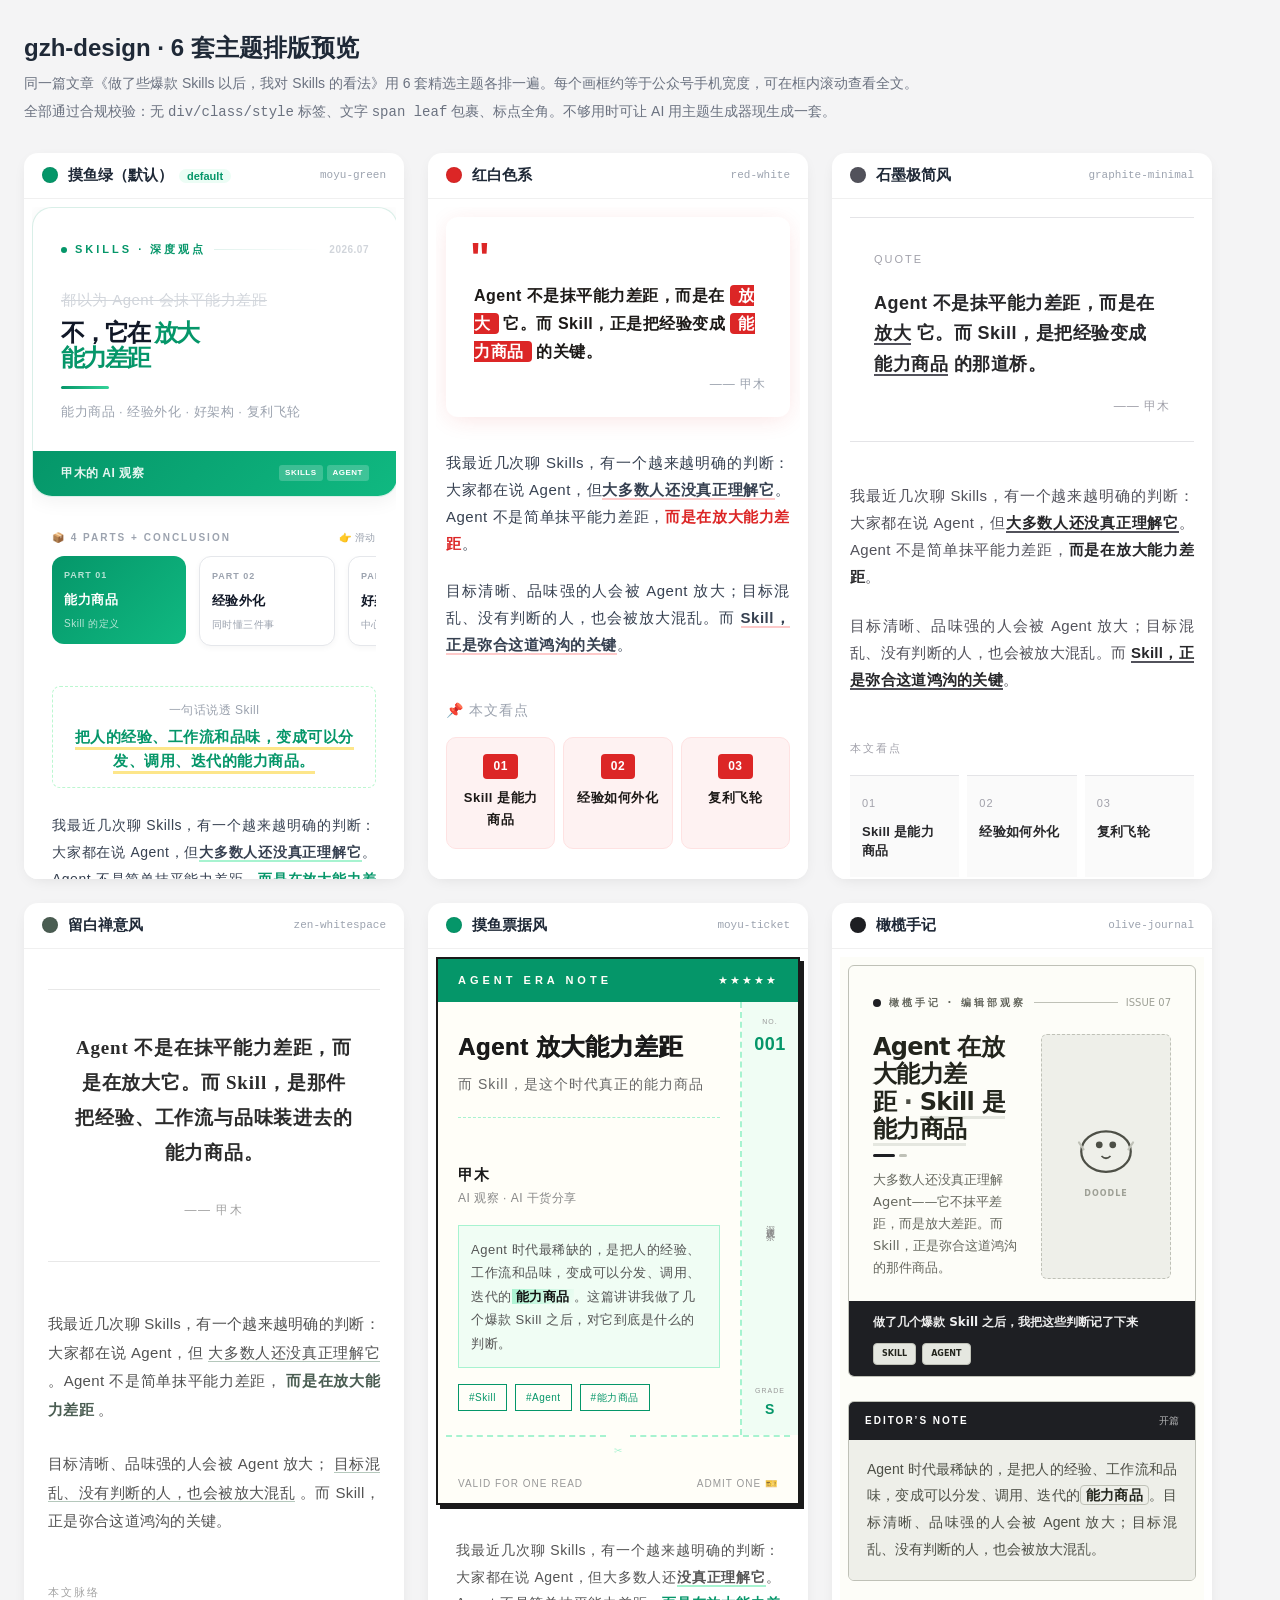
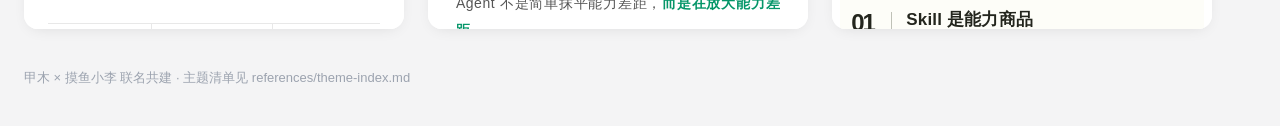
<file: plugins/taosheng-environment/skills/gzh-design/docs/gallery/index.html>
<!DOCTYPE html>
<html lang="zh-CN">
<head>
<meta charset="UTF-8">
<meta name="viewport" content="width=device-width, initial-scale=1">
<title>gzh-design · 6 套主题排版预览</title>
<style>
  body{margin:0;background:#f4f4f5;font-family:-apple-system,BlinkMacSystemFont,'PingFang SC','Microsoft YaHei',sans-serif;color:#1f2937}
  header{padding:32px 24px 8px;max-width:1480px;margin:0 auto}
  h1{font-size:24px;margin:0 0 8px}
  .sub{color:#6b7280;font-size:14px;line-height:1.7;margin:0 0 4px}
  .grid{display:flex;flex-wrap:wrap;gap:24px;padding:16px 24px 32px;max-width:1480px;margin:0 auto}
  .card{background:#fff;border-radius:14px;box-shadow:0 4px 16px -6px rgba(0,0,0,.12);overflow:hidden;width:380px;display:flex;flex-direction:column}
  .bar{display:flex;align-items:center;gap:10px;padding:13px 18px;border-bottom:1px solid #f0f0f0}
  .dot{width:14px;height:14px;border-radius:50%;flex-shrink:0;border:1px solid rgba(0,0,0,.06)}
  .tname{font-weight:700;font-size:15px}
  .tmeta{margin-left:auto;font-size:11px;color:#9ca3af;font-family:monospace}
  .tag{display:inline-block;font-size:11px;padding:1px 8px;border-radius:10px;background:#ecfdf5;color:#059669;margin-left:6px}
  iframe{width:100%;height:680px;border:0;background:#fff}
  footer{max-width:1480px;margin:0 auto;padding:8px 24px 40px;color:#9ca3af;font-size:13px}
</style>
</head>
<body>
<header>
  <h1>gzh-design · 6 套主题排版预览</h1>
  <p class="sub">同一篇文章《做了些爆款 Skills 以后，我对 Skills 的看法》用 6 套精选主题各排一遍。每个画框约等于公众号手机宽度，可在框内滚动查看全文。</p>
  <p class="sub">全部通过合规校验：无 <code>div/class/style</code> 标签、文字 <code>span leaf</code> 包裹、标点全角。不够用时可让 AI 用主题生成器现生成一套。</p>
</header>
<div class="grid" id="grid"></div>
<footer>甲木 × 摸鱼小李 联名共建 · 主题清单见 references/theme-index.md</footer>
<script>
  const THEMES=[
    ["摸鱼绿（默认）","#059669","moyu-green.html","default"],
    ["红白色系","#DC2626","red-white.html",""],
    ["石墨极简风","#52525B","graphite-minimal.html",""],
    ["留白禅意风","#4A5D52","zen-whitespace.html",""],
    ["摸鱼票据风","#059669","moyu-ticket.html",""],
    ["橄榄手记","#1e1f23","olive-journal.html",""],
  ];
  const grid=document.getElementById('grid');
  THEMES.forEach(function(t){
    var name=t[0],color=t[1],file=t[2],tag=t[3];
    var slug=file.replace('.html','');
    var card=document.createElement('div');
    card.className='card';
    card.innerHTML=
      '<div class="bar">'+
        '<span class="dot" style="background:'+color+'"></span>'+
        '<span class="tname">'+name+(tag?'<span class="tag">'+tag+'</span>':'')+'</span>'+
        '<span class="tmeta">'+slug+'</span>'+
      '</div>'+
      '<iframe src="'+file+'" loading="lazy" title="'+name+'"></iframe>';
    grid.appendChild(card);
  });
</script>
</body>
</html>
</file>
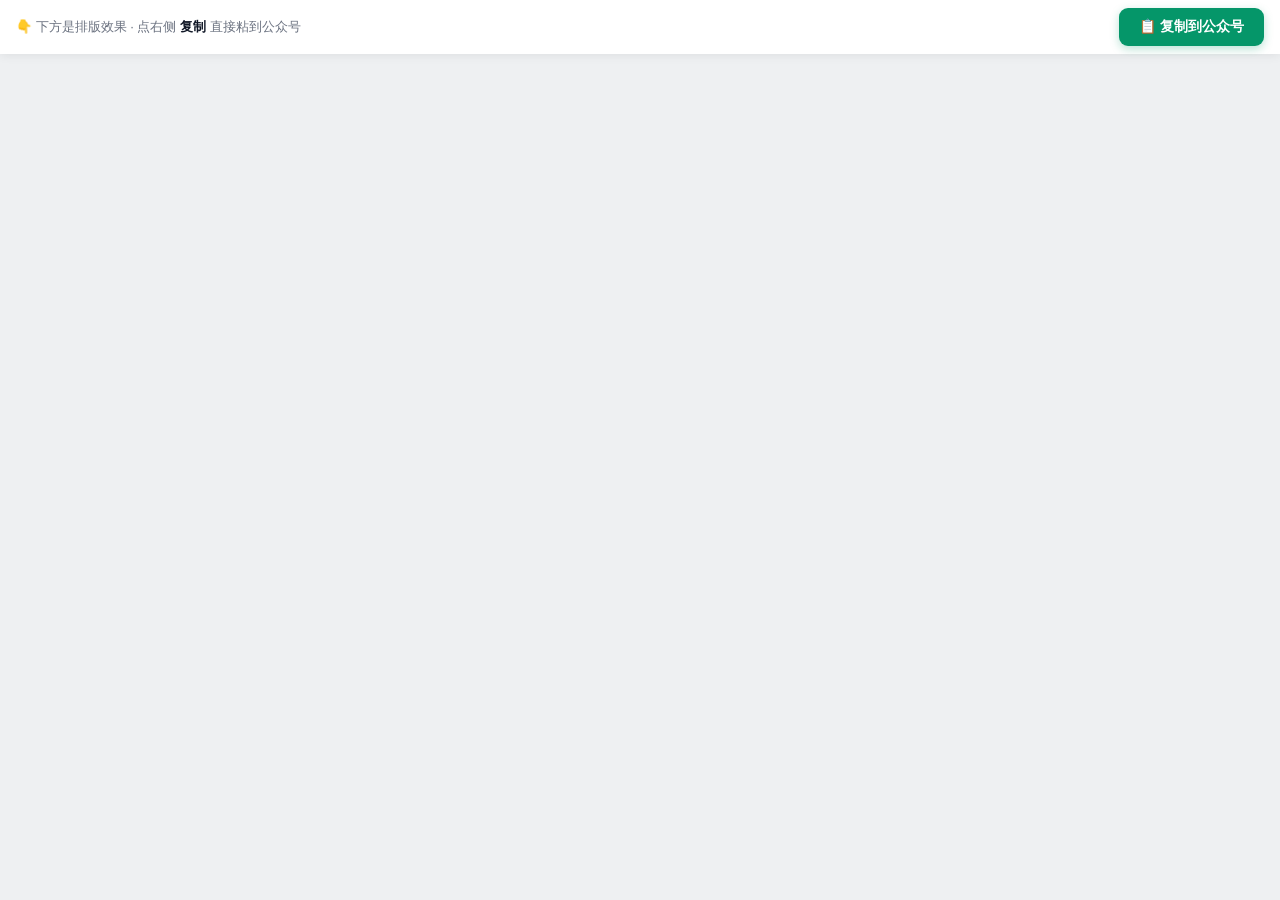
<file: plugins/taosheng-environment/skills/gzh-design/assets/preview-template.html>
<!DOCTYPE html>
<html lang="zh-CN">
<head>
<meta charset="UTF-8">
<meta name="viewport" content="width=device-width, initial-scale=1">
<title>{{TITLE}} · 公众号排版预览</title>
<style>
  body{margin:0;background:#eef0f2;font-family:-apple-system,BlinkMacSystemFont,'PingFang SC','Hiragino Sans GB','Microsoft YaHei',sans-serif;-webkit-text-size-adjust:100%;}
  .gzh-toolbar{position:fixed;top:0;left:0;right:0;height:54px;background:#ffffff;box-shadow:0 1px 10px rgba(0,0,0,.08);display:flex;align-items:center;justify-content:space-between;padding:0 16px;z-index:99;}
  .gzh-hint{font-size:13px;color:#6b7280;line-height:1.4;}
  .gzh-hint b{color:#111827;}
  .gzh-copy{background:#059669;color:#fff;border:0;border-radius:9px;padding:10px 20px;font-size:14px;font-weight:700;cursor:pointer;box-shadow:0 3px 10px rgba(5,150,105,.28);white-space:nowrap;transition:transform .08s,background .15s;}
  .gzh-copy:hover{background:#047857;}
  .gzh-copy:active{transform:translateY(1px);}
  .gzh-toast{position:fixed;top:66px;left:50%;transform:translateX(-50%);background:#111827;color:#fff;padding:11px 20px;border-radius:10px;font-size:14px;font-weight:600;opacity:0;pointer-events:none;transition:opacity .25s;z-index:100;box-shadow:0 6px 20px rgba(0,0,0,.25);max-width:88vw;text-align:center;}
  .gzh-toast.show{opacity:1;}
  .gzh-stage{max-width:700px;margin:78px auto 64px;padding:0 8px;}
  @media(max-width:520px){.gzh-hint{max-width:150px;}}
</style>
</head>
<body>
<div class="gzh-toolbar">
  <span class="gzh-hint">👇 下方是排版效果 · 点右侧 <b>复制</b> 直接粘到公众号</span>
  <button class="gzh-copy" id="gzhCopyBtn" onclick="gzhCopy()">📋 复制到公众号</button>
</div>
<div class="gzh-toast" id="gzhToast"></div>
<div class="gzh-stage">
  <div id="gzh-content">
<!--GZH_CONTENT-->
  </div>
</div>
<script>
  function gzhShowToast(msg){
    var t=document.getElementById('gzhToast');
    t.textContent=msg;t.classList.add('show');
    clearTimeout(t._timer);
    t._timer=setTimeout(function(){t.classList.remove('show');},2800);
  }
  function gzhCopy(){
    var el=document.getElementById('gzh-content');
    var html=el.innerHTML;
    var text=el.innerText;
    var btn=document.getElementById('gzhCopyBtn');
    var ok=false;
    var handler=null;
    var ta=document.createElement('textarea');
    try{
      // Write the original HTML directly to avoid browser range serialization
      // injecting values such as text-align:start into the copied markup.
      handler=function(e){
        if(!e.clipboardData)return;
        e.clipboardData.setData('text/html',html);
        e.clipboardData.setData('text/plain',text);
        e.preventDefault();
      };
      document.addEventListener('copy',handler,{once:true});
      ta.value=text;
      ta.setAttribute('readonly','');
      ta.style.position='fixed';
      ta.style.left='-9999px';
      ta.style.top='0';
      document.body.appendChild(ta);
      ta.focus();
      ta.select();
      ok=document.execCommand('copy');
    }catch(e){
      ok=false;
    }finally{
      if(ta.parentNode)ta.parentNode.removeChild(ta);
      if(handler)document.removeEventListener('copy',handler);
    }
    if(ok){
      gzhShowToast('✅ 已复制！去公众号编辑器按 Ctrl/⌘+V 粘贴即可');
      var old=btn.textContent;btn.textContent='✅ 已复制';
      setTimeout(function(){btn.textContent=old;},2200);
    }else{
      gzhShowToast('⚠ 浏览器阻止复制，请换 Edge/Chrome 后重试');
    }
  }
</script>
</body>
</html>
</file>
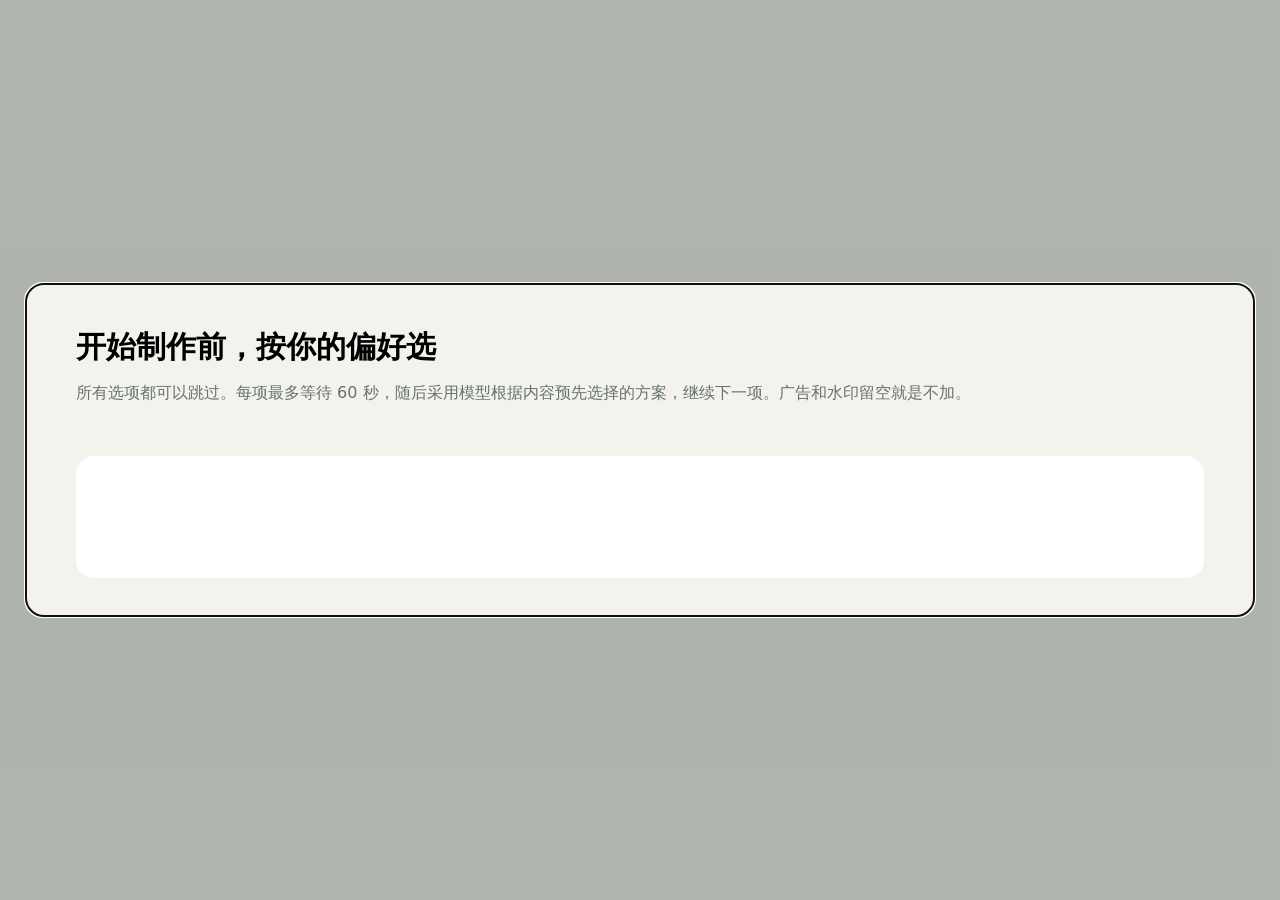
<file: plugins/taosheng-environment/skills/sweety-handdraw-video/assets/production-options.html>
<!doctype html><html lang="zh-CN"><meta charset="utf-8"><meta name="viewport" content="width=device-width,initial-scale=1"><title>手绘口播 · 制作选择</title><style>
*{box-sizing:border-box}#wizard{width:min(1240px,96vw);max-height:94vh;border:0;border-radius:18px;padding:0;background:#f4f2ed}#wizard::backdrop{background:#26372d55}body{margin:0;background:#f4f2ed;color:#283431;font:16px/1.65 system-ui,sans-serif}main{max-width:1180px;margin:38px auto;padding:0 26px}h1{font-size:30px;margin-bottom:4px}p{margin:8px 0}.muted{color:#65736d}nav{display:flex;gap:9px;flex-wrap:wrap;margin:25px 0}nav span{padding:5px 13px;border-radius:20px;background:#e7e9e3}nav .active{color:white;background:#2f6251}section{background:white;border-radius:18px;padding:24px;margin-top:20px}.grid{display:grid;grid-template-columns:repeat(auto-fill,minmax(220px,1fr));gap:16px}.card{border:1px solid #dce2db;border-radius:12px;padding:12px;text-align:left;background:#fff;color:inherit;cursor:pointer}.card img{width:100%;height:170px;object-fit:contain;background:#f5f5f0}.card strong{display:block;margin:8px 0}button{font:inherit;cursor:pointer;border:1px solid #c8d3c9;border-radius:9px;padding:9px 16px;background:#eef3ef;color:#234f40}button:hover{background:#dae7dc}button:disabled{opacity:.5;cursor:default}textarea,input{font:inherit;width:100%;padding:12px;border:1px solid #becac0;border-radius:8px}textarea{min-height:100px}.actions{display:flex;gap:12px;margin:20px 0;flex-wrap:wrap}.error{color:#a23929;min-height:26px}audio{width:100%;margin:8px 0}.note{font-size:14px;color:#60716a}.clock{font-variant-numeric:tabular-nums;color:#285b48}#zoom{border:0;border-radius:14px;max-width:90vw}#zoom img{max-height:75vh;max-width:80vw}.small{font-size:13px;padding:4px 10px}a{color:#346b56}pre{white-space:pre-wrap}#complete{display:none}.step-heading{display:flex;justify-content:space-between;gap:20px;align-items:center}@media(max-width:600px){main{margin:20px auto;padding:0 16px}.grid{grid-template-columns:1fr 1fr}.card{padding:8px}.card img{height:130px}section{padding:17px}h1{font-size:25px}}
</style><dialog id="wizard"><main><h1>开始制作前，按你的偏好选</h1><p class="muted">所有选项都可以跳过。每项最多等待 60 秒，随后采用模型根据内容预先选择的方案，继续下一项。广告和水印留空就是不加。</p><nav id="nav"></nav><section id="panel"><div class="step-heading"><h2 id="heading"></h2><span class="clock" id="clock"></span></div><p class="note" id="rationale"></p><div id="controls"></div><div class="error" id="error" role="alert"></div></section><section id="complete"><h2>选择已保存，继续制作</h2><p>模型将按已选方案完成画风解析、分镜和配音。你在聊天中追加的修改仍可在开始生成前合并。</p><div id="summary"></div></section><dialog id="zoom"><img id="zoomImage"><form method="dialog"><button>关闭大图</button></form></dialog></main></dialog><script>
document.getElementById('wizard').showModal();
document.getElementById('wizard').addEventListener('cancel',e=>e.preventDefault());
const data=__DATA__,token='__TOKEN__',names={style:'手绘风格',hand:'手臂 / 仅画笔',voice:'声音与音色',advertising:'笔杆广告',watermark:'浮动水印',captions:'字幕样式'};let stage=null;
const $=id=>document.getElementById(id);const make=(tag,text,cls)=>{const el=document.createElement(tag);if(text)el.textContent=text;if(cls)el.className=cls;return el};
async function choose(value){$('error').textContent='';const r=await fetch('/choice',{method:'POST',headers:{'Content-Type':'application/json','X-Options-Token':token},body:JSON.stringify({stage,value})});const v=await r.json();if(!r.ok){$('error').textContent=v.error;return}update(v)}
function action(text,value){const b=make('button',text);b.onclick=()=>choose(typeof value==='function'?value():value);return b}
function previewButton(src){const b=make('button','放大看图','small');b.onclick=()=>{$('zoomImage').src=src;$('zoom').showModal()};return b}
function show(next){stage=next;$('controls').replaceChildren();$('error').textContent='';$('heading').textContent=names[stage];$('rationale').textContent=(data.defaults.rationale||{})[stage]||'';
const box=$('controls'),actions=make('div',null,'actions');actions.append(action('采用模型建议，继续',data.defaults[stage]));
if(stage==='style'){const search=make('input');search.placeholder='搜索编号或画风名';box.append(search);const grid=make('div',null,'grid');box.append(grid);function cards(){grid.replaceChildren();data.catalog.styles.filter(s=>(s.id+' '+s.name).includes(search.value)).forEach(s=>{const c=make('div',null,'card'),img=make('img');img.src=s.preview;c.append(img,make('strong',s.id+' · '+s.name),action('选这个画风',{mode:'catalog',catalog_id:s.id}),previewButton(s.preview));grid.append(c)})}search.oninput=cards;cards();box.append(actions);const custom=make('textarea');custom.placeholder='输入你的画风描述';const modes=make('section');modes.append(action('不主动选择，由模型自动匹配',{mode:'catalog_auto'}),make('p'),action('不选择列表中的，模型推理产出',{mode:'inferred'}),make('p'),custom,action('自定义描述风格',()=>({mode:'custom',user_description:custom.value})));box.append(modes)}
else if(stage==='hand'){const grid=make('div',null,'grid');data.hands.forEach(h=>{const c=make('div',null,'card'),img=make('img');img.src='/hands/'+h.id;c.append(img,make('strong',h.name),action('选择',{preset:h.id}));grid.append(c)});box.append(grid,actions)}
else if(stage==='voice'){box.append(make('p','只保留这六款音色。逼真男声和逼真女声播放对应成片节选，其余四款提供同文试听。','note'));const grid=make('div',null,'grid');data.voices.forEach(v=>{const c=make('div',null,'card');c.append(make('strong',v.name),make('p',v.description,'note'));if(v.preview_available){c.append(make('p',v.preview_kind==='film_excerpt'?'成片节选':'同文试听','note'));const a=make('audio');a.controls=true;a.preload='none';a.src='/voices/'+v.id;c.append(a)}if(v.available)c.append(action('选这个声音',{voice:v.id}));else c.append(make('p','需导入对应原片参考后才能生成','note'));grid.append(c)});box.append(grid,actions)}
else if(stage==='advertising'||stage==='watermark'){const input=make(stage==='advertising'?'input':'textarea');input.placeholder=stage==='advertising'?'最多16个字符，例如品牌名或账号':'输入水印文字，可换行；留空不加';const count=make('p',null,'note');input.oninput=()=>{const n=Array.from(input.value).length;count.textContent=n+' 个字符'+(stage==='advertising'?' / 最多16':'');};box.append(input,count);actions.replaceChildren(action('不加，继续',{text:''}),action('使用这段文字',()=>({text:input.value})));box.append(actions)}
else if(stage==='captions'){box.append(make('p','按画面的可读性选择。简洁画面可用无背景字幕，复杂画面可用深色底板。'));actions.prepend(action('简洁文字 · 无背景',{mode:'quiet'}),action('白字 · 深色底板',{mode:'plate'}));box.append(actions)}
}
function describeChoice(k,v){if(k==='style'){if(v.mode==='catalog')return data.catalog.styles.find(s=>s.id===v.catalog_id)?.name||v.catalog_id;return {inferred:'模型独立设计',catalog_auto:'模型从画风库匹配',custom:v.user_description}[v.mode]}if(k==='hand')return data.hands.find(h=>h.id===v.preset)?.name||v.preset;if(k==='voice')return data.voices.find(x=>x.id===v.voice)?.name||v.voice;if(k==='captions')return v.mode==='plate'?'白字与深色底板':'简洁文字，无背景';return v.text||'不加'}
function update(s){$('nav').replaceChildren(...Object.entries(names).map(([k,v],i)=>make('span',(i<s.index?'✓ ':'')+v,k===s.stage?'active':'')));if(s.complete){$('panel').style.display='none';$('complete').style.display='block';$('summary').replaceChildren(...Object.entries(s.choices).map(([k,v])=>make('p',names[k]+'：'+describeChoice(k,v.value)+'（'+(v.reason==='timeout_default'?'等待结束，采用建议':'已选择')+'）')));return}if(stage!==s.stage)show(s.stage);$('clock').textContent=Math.ceil(s.remaining_seconds)+' 秒后继续'}
async function poll(){try{update(await(await fetch('/status')).json())}catch(e){$('error').textContent='等待本地选择服务响应。'}}poll();setInterval(poll,500);
</script></html>
</file>
